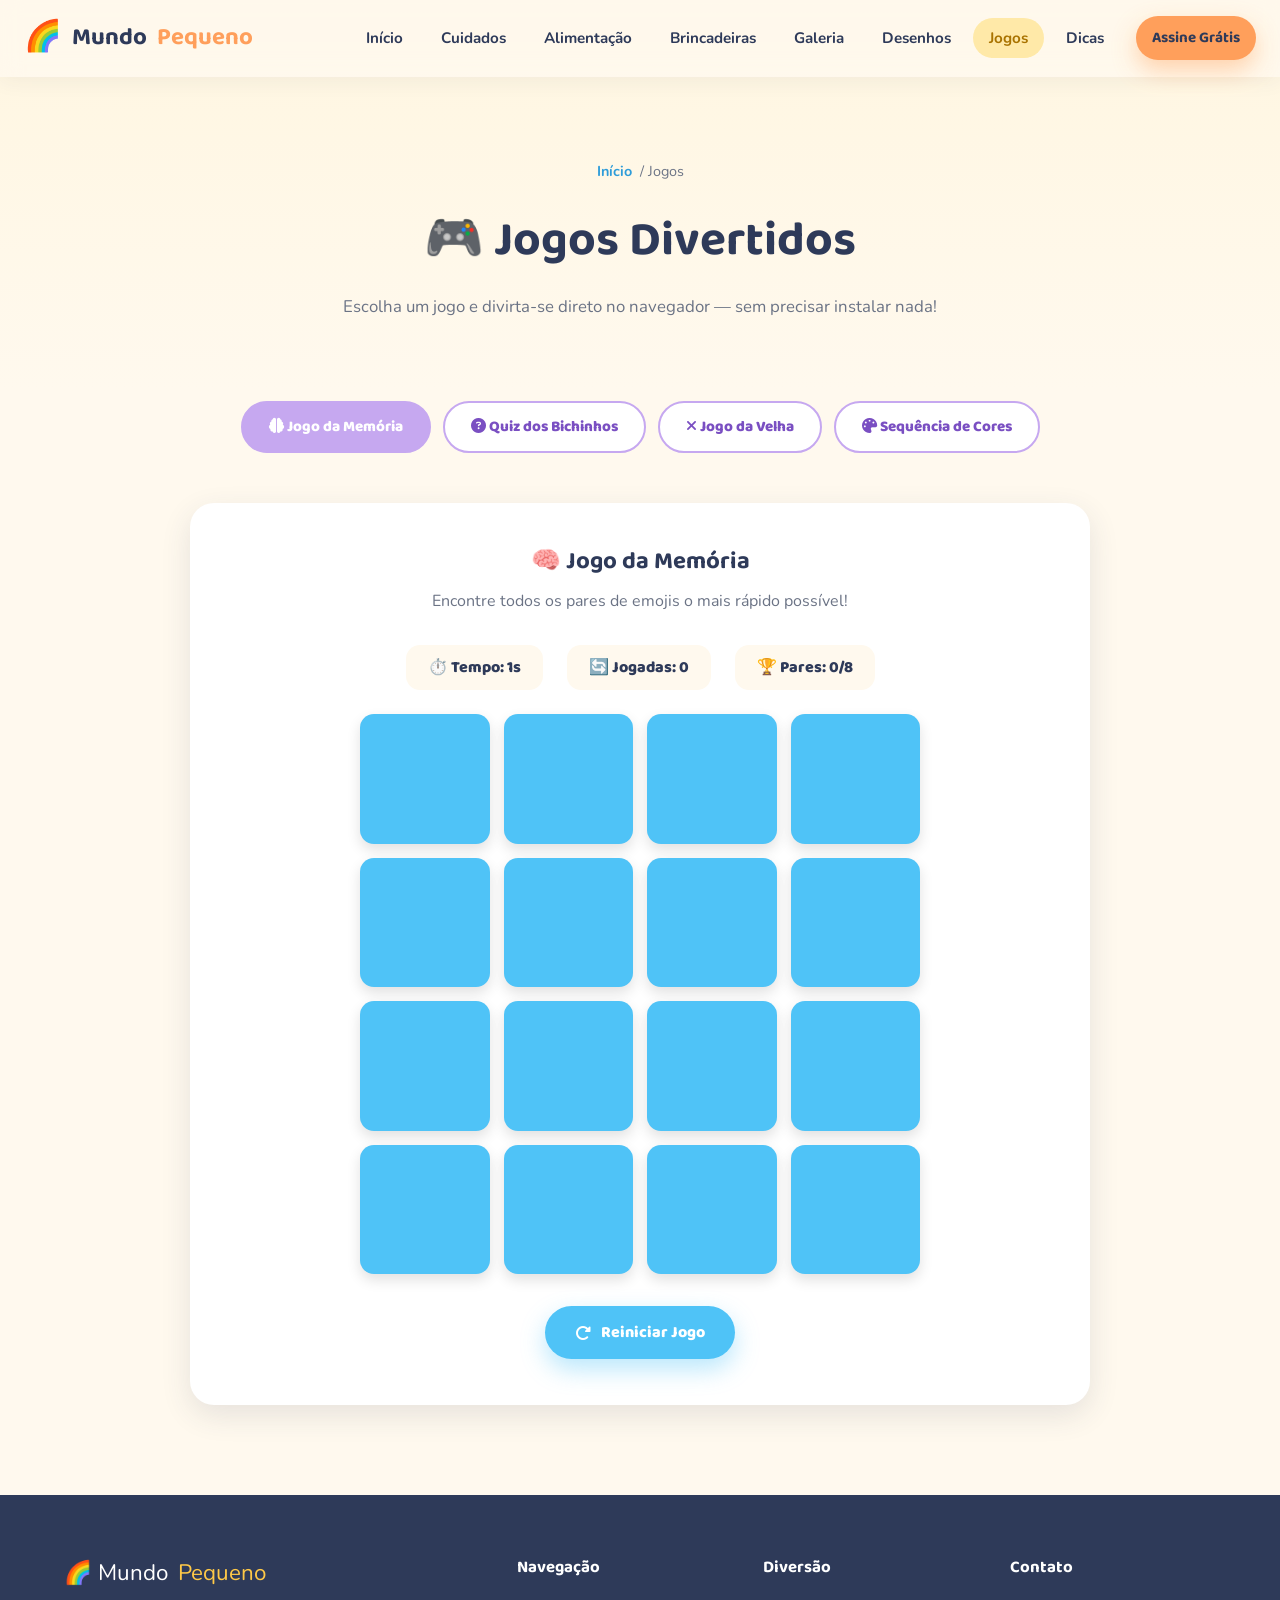
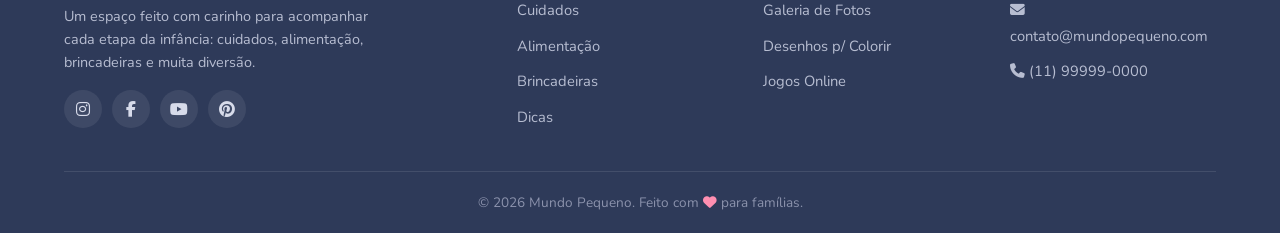
<file: jogos.html>
<!DOCTYPE html>
<html lang="pt-BR">
<head>
<meta charset="UTF-8">
<meta name="viewport" content="width=device-width, initial-scale=1.0">
<title>Jogos Divertidos 🎮 | Mundo Pequeno</title>
<meta name="description" content="Jogos online gratuitos para crianças: jogo da memória, quiz de animais, jogo da velha e caça-palavras. Divirta-se direto no navegador!">
<link rel="icon" href="https://cdn.jsdelivr.net/gh/twitter/twemoji@14.0.2/assets/72x72/1f308.png">
<link rel="preconnect" href="https://fonts.googleapis.com">
<link href="https://fonts.googleapis.com/css2?family=Baloo+2:wght@500;600;700;800&family=Nunito:wght@400;600;700;800&display=swap" rel="stylesheet">
<link rel="stylesheet" href="https://cdn.jsdelivr.net/npm/@fortawesome/fontawesome-free@6.4.0/css/all.min.css">
<link rel="stylesheet" href="css/style.css">
<style>
  .games-tabs{display:flex;justify-content:center;gap:12px;flex-wrap:wrap;margin-bottom:50px;}
  .games-tabs button{
    padding:12px 26px;border-radius:50px;border:2px solid var(--lilas);
    background:#fff;color:#7A4FC2;font-weight:800;cursor:pointer;font-family:'Baloo 2',cursive;
    transition:.2s;font-size:.95rem;
  }
  .games-tabs button.active,.games-tabs button:hover{background:var(--lilas);color:#fff;}
  .game-panel{display:none;}
  .game-panel.active{display:block;}
  .game-box{
    background:#fff;border-radius:var(--raio);box-shadow:var(--sombra);padding:40px;
    max-width:900px;margin:0 auto;
  }
  .game-box h2{text-align:center;margin-bottom:8px;}
  .game-box .sub{text-align:center;color:var(--cinza);margin-bottom:30px;}

  /* Memory game */
  .memory-header{display:flex;justify-content:center;gap:24px;margin-bottom:24px;flex-wrap:wrap;}
  .memory-header .stat{
    background:var(--creme);padding:10px 22px;border-radius:14px;font-weight:800;color:var(--escuro);
    font-family:'Baloo 2',cursive;
  }
  .memory-grid{
    display:grid;grid-template-columns:repeat(4,1fr);gap:14px;max-width:560px;margin:0 auto 26px;
  }
  .memory-card{
    aspect-ratio:1/1;border-radius:14px;background:var(--azul);
    display:flex;align-items:center;justify-content:center;font-size:2rem;
    cursor:pointer;user-select:none;box-shadow:0 6px 14px rgba(0,0,0,.12);
    transition:transform .25s ease;
  }
  .memory-card.flipped{background:#fff;border:3px solid var(--amarelo);transform:scale(1.03);}
  .memory-card.matched{background:var(--verde);color:#fff;opacity:.7;cursor:default;}
  .memory-card:not(.flipped):not(.matched){color:transparent;}
  .memory-actions{text-align:center;}

  /* Quiz */
  .quiz-progress{
    display:flex;justify-content:center;gap:6px;margin-bottom:24px;
  }
  .quiz-progress span{width:34px;height:6px;border-radius:4px;background:#EEE;}
  .quiz-progress span.done{background:var(--verde-escuro);}
  .quiz-question{text-align:center;font-size:1.3rem;font-weight:800;font-family:'Baloo 2',cursive;margin-bottom:26px;}
  .quiz-options{display:grid;grid-template-columns:1fr 1fr;gap:14px;max-width:600px;margin:0 auto;}
  .quiz-opt{
    padding:16px;border-radius:14px;border:2px solid #EEE;background:var(--creme);
    cursor:pointer;font-weight:700;text-align:center;transition:.2s;font-size:1rem;
  }
  .quiz-opt:hover{border-color:var(--azul);}
  .quiz-opt.correct{background:var(--verde);color:#fff;border-color:var(--verde-escuro);}
  .quiz-opt.wrong{background:#FFB4B4;color:#8A1F1F;border-color:#E06666;}
  .quiz-result{text-align:center;}
  .quiz-result .score{font-size:3rem;font-family:'Baloo 2',cursive;color:var(--laranja);}

  /* Jogo da velha */
  .ttt-board{
    display:grid;grid-template-columns:repeat(3,1fr);gap:10px;max-width:340px;margin:0 auto 26px;
  }
  .ttt-cell{
    aspect-ratio:1/1;background:var(--creme);border-radius:14px;
    display:flex;align-items:center;justify-content:center;font-size:2.4rem;font-weight:800;
    cursor:pointer;color:var(--azul-escuro);box-shadow:0 4px 10px rgba(0,0,0,.06);
  }
  .ttt-cell.o{color:var(--rosa);}
  .ttt-status{text-align:center;font-weight:800;margin-bottom:20px;font-family:'Baloo 2',cursive;font-size:1.1rem;}

  /* Caça-palavras / jogo cores */
  .simon-grid{display:grid;grid-template-columns:1fr 1fr;gap:14px;max-width:340px;margin:0 auto 24px;}
  .simon-btn{
    height:130px;border-radius:18px;border:none;cursor:pointer;opacity:.75;transition:.15s;
  }
  .simon-btn.active{opacity:1;transform:scale(0.96);box-shadow:0 0 30px rgba(255,255,255,.7) inset;}
  .simon-btn.red{background:#FF6B6B;}
  .simon-btn.blue{background:var(--azul);}
  .simon-btn.yellow{background:var(--amarelo);}
  .simon-btn.green{background:var(--verde-escuro);}

  .game-box .btn{margin:6px;}
  @media(max-width:640px){
    .quiz-options{grid-template-columns:1fr;}
    .memory-grid{grid-template-columns:repeat(4,1fr);}
    .game-box{padding:24px;}
  }
</style>
</head>
<body>

<header class="site-header">
  <nav class="nav">
    <a href="index.html" class="logo"><span class="emoji-logo">🌈</span> Mundo <span>Pequeno</span></a>
    <ul class="nav-links" id="navLinks">
      <li><a href="index.html">Início</a></li>
      <li><a href="index.html#cuidados">Cuidados</a></li>
      <li><a href="index.html#alimentacao">Alimentação</a></li>
      <li><a href="index.html#brincadeiras">Brincadeiras</a></li>
      <li><a href="galeria.html">Galeria</a></li>
      <li><a href="desenhos.html">Desenhos</a></li>
      <li><a href="jogos.html" class="active">Jogos</a></li>
      <li><a href="index.html#dicas">Dicas</a></li>
      <li class="nav-cta"><a href="index.html#newsletter" class="btn btn-primary btn-sm">Assine Grátis</a></li>
    </ul>
    <button class="nav-toggle" id="navToggle" aria-label="Abrir menu"><span></span><span></span><span></span></button>
  </nav>
</header>

<section class="page-hero">
  <div class="container">
    <div class="breadcrumb"><a href="index.html">Início</a> / Jogos</div>
    <h1>🎮 Jogos Divertidos</h1>
    <p>Escolha um jogo e divirta-se direto no navegador — sem precisar instalar nada!</p>
  </div>
</section>

<section style="padding-top:10px;">
  <div class="container">
    <div class="games-tabs">
      <button class="active" data-game="memory"><i class="fa-solid fa-brain"></i> Jogo da Memória</button>
      <button data-game="quiz"><i class="fa-solid fa-circle-question"></i> Quiz dos Bichinhos</button>
      <button data-game="ttt"><i class="fa-solid fa-xmark"></i> Jogo da Velha</button>
      <button data-game="simon"><i class="fa-solid fa-palette"></i> Sequência de Cores</button>
    </div>

    <!-- JOGO DA MEMÓRIA -->
    <div class="game-panel active" id="panel-memory">
      <div class="game-box">
        <h2>🧠 Jogo da Memória</h2>
        <p class="sub">Encontre todos os pares de emojis o mais rápido possível!</p>
        <div class="memory-header">
          <div class="stat">⏱️ Tempo: <span id="memoryTime">0</span>s</div>
          <div class="stat">🔄 Jogadas: <span id="memoryMoves">0</span></div>
          <div class="stat">🏆 Pares: <span id="memoryPairs">0</span>/8</div>
        </div>
        <div class="memory-grid" id="memoryGrid"></div>
        <div class="memory-actions"><button class="btn btn-secondary" id="memoryRestart"><i class="fa-solid fa-rotate-right"></i> Reiniciar Jogo</button></div>
      </div>
    </div>

    <!-- QUIZ -->
    <div class="game-panel" id="panel-quiz">
      <div class="game-box">
        <h2>🐾 Quiz dos Bichinhos</h2>
        <p class="sub">Teste seus conhecimentos sobre os animais!</p>
        <div class="quiz-progress" id="quizProgress"></div>
        <div id="quizArea">
          <div class="quiz-question" id="quizQuestion"></div>
          <div class="quiz-options" id="quizOptions"></div>
        </div>
        <div class="quiz-result" id="quizResult" style="display:none;">
          <p>Você acertou:</p>
          <div class="score" id="quizScore">0/5</div>
          <button class="btn btn-secondary" id="quizRestart"><i class="fa-solid fa-rotate-right"></i> Jogar de novo</button>
        </div>
      </div>
    </div>

    <!-- JOGO DA VELHA -->
    <div class="game-panel" id="panel-ttt">
      <div class="game-box">
        <h2>❌⭕ Jogo da Velha</h2>
        <p class="sub">Jogue com um amigo no mesmo dispositivo!</p>
        <div class="ttt-status" id="tttStatus">Vez do jogador ❌</div>
        <div class="ttt-board" id="tttBoard"></div>
        <div style="text-align:center;"><button class="btn btn-secondary" id="tttRestart"><i class="fa-solid fa-rotate-right"></i> Reiniciar</button></div>
      </div>
    </div>

    <!-- SIMON / SEQUÊNCIA DE CORES -->
    <div class="game-panel" id="panel-simon">
      <div class="game-box">
        <h2>🎨 Sequência de Cores</h2>
        <p class="sub">Observe e repita a sequência de cores. Até onde você consegue chegar?</p>
        <div class="memory-header"><div class="stat">🏆 Nível: <span id="simonLevel">0</span></div></div>
        <div class="simon-grid">
          <button class="simon-btn red" data-color="red"></button>
          <button class="simon-btn blue" data-color="blue"></button>
          <button class="simon-btn yellow" data-color="yellow"></button>
          <button class="simon-btn green" data-color="green"></button>
        </div>
        <div style="text-align:center;"><button class="btn btn-secondary" id="simonStart"><i class="fa-solid fa-play"></i> Começar Jogo</button></div>
      </div>
    </div>

  </div>
</section>

<footer class="site-footer">
  <div class="container">
    <div class="footer-grid">
      <div class="footer-brand">
        <div class="footer-logo">🌈 Mundo <span>Pequeno</span></div>
        <p>Um espaço feito com carinho para acompanhar cada etapa da infância: cuidados, alimentação, brincadeiras e muita diversão.</p>
        <div class="social-icons">
          <a href="#"><i class="fa-brands fa-instagram"></i></a>
          <a href="#"><i class="fa-brands fa-facebook-f"></i></a>
          <a href="#"><i class="fa-brands fa-youtube"></i></a>
          <a href="#"><i class="fa-brands fa-pinterest"></i></a>
        </div>
      </div>
      <div>
        <h4>Navegação</h4>
        <ul>
          <li><a href="index.html#cuidados">Cuidados</a></li>
          <li><a href="index.html#alimentacao">Alimentação</a></li>
          <li><a href="index.html#brincadeiras">Brincadeiras</a></li>
          <li><a href="index.html#dicas">Dicas</a></li>
        </ul>
      </div>
      <div>
        <h4>Diversão</h4>
        <ul>
          <li><a href="galeria.html">Galeria de Fotos</a></li>
          <li><a href="desenhos.html">Desenhos p/ Colorir</a></li>
          <li><a href="jogos.html">Jogos Online</a></li>
        </ul>
      </div>
      <div>
        <h4>Contato</h4>
        <ul>
          <li><a href="#"><i class="fa-solid fa-envelope"></i> contato@mundopequeno.com</a></li>
          <li><a href="#"><i class="fa-solid fa-phone"></i> (11) 99999-0000</a></li>
        </ul>
      </div>
    </div>
    <div class="footer-bottom"><p>© 2026 Mundo Pequeno. Feito com <i class="fa-solid fa-heart" style="color:#FF8FB1;"></i> para famílias.</p></div>
  </div>
</footer>

<button class="back-to-top" id="backToTop"><i class="fa-solid fa-arrow-up"></i></button>
<script src="js/main.js"></script>
<script src="js/games.js"></script>
</body>
</html>
</file>
<file: css/style.css>
/* =========================================================
   MUNDO PEQUENO - Estilos gerais
   Site infantil: cuidados, alimentação, brincadeiras, galeria,
   desenhos e jogos para bebês, crianças e adolescentes.
   ========================================================= */

:root{
  --amarelo: #FFC947;
  --amarelo-claro: #FFE9A8;
  --azul: #4FC3F7;
  --azul-escuro: #2E9CD9;
  --rosa: #FF8FB1;
  --rosa-claro: #FFD3E2;
  --verde: #7BE3A0;
  --verde-escuro: #45C285;
  --lilas: #C6A8F0;
  --laranja: #FF9F5B;
  --creme: #FFF9EE;
  --branco: #FFFFFF;
  --escuro: #2E3A59;
  --cinza: #6B7385;
  --sombra: 0 10px 30px rgba(46, 58, 89, 0.12);
  --sombra-forte: 0 16px 40px rgba(46, 58, 89, 0.22);
  --raio: 24px;
  --raio-peq: 14px;
}

*{margin:0;padding:0;box-sizing:border-box;}

html{scroll-behavior:smooth;}

body{
  font-family:'Nunito', sans-serif;
  color:var(--escuro);
  background:var(--creme);
  overflow-x:hidden;
  line-height:1.6;
}

h1,h2,h3,h4,.logo{
  font-family:'Baloo 2', cursive;
  font-weight:700;
}

img{max-width:100%;display:block;}

a{text-decoration:none;color:inherit;}

ul{list-style:none;}

.container{
  width:100%;
  max-width:1200px;
  margin:0 auto;
  padding:0 24px;
}

section{position:relative;padding:90px 0;}

.section-tag{
  display:inline-flex;
  align-items:center;
  gap:8px;
  background:var(--rosa-claro);
  color:#D6396B;
  font-weight:700;
  padding:8px 20px;
  border-radius:50px;
  font-size:.85rem;
  letter-spacing:.5px;
  margin-bottom:16px;
}
.section-tag.blue{background:#D5EFFC;color:var(--azul-escuro);}
.section-tag.green{background:#DBF7E6;color:var(--verde-escuro);}
.section-tag.yellow{background:var(--amarelo-claro);color:#A97300;}
.section-tag.purple{background:#EDE1FB;color:#7A4FC2;}

.section-head{
  text-align:center;
  max-width:680px;
  margin:0 auto 56px;
}
.section-head h2{
  font-size:clamp(1.8rem,3.5vw,2.6rem);
  color:var(--escuro);
  margin-bottom:14px;
}
.section-head p{color:var(--cinza);font-size:1.05rem;}

.btn{
  display:inline-flex;
  align-items:center;
  gap:10px;
  padding:14px 30px;
  border-radius:50px;
  font-weight:800;
  font-family:'Baloo 2',cursive;
  font-size:1rem;
  cursor:pointer;
  border:none;
  transition:transform .25s ease, box-shadow .25s ease;
  white-space:nowrap;
}
.btn:hover{transform:translateY(-4px) scale(1.02);}
.btn-primary{background:var(--laranja);color:#fff;box-shadow:0 10px 24px rgba(255,159,91,.45);}
.btn-primary:hover{box-shadow:0 14px 28px rgba(255,159,91,.55);}
.btn-outline{background:#fff;color:var(--escuro);border:2px solid var(--azul);}
.btn-outline:hover{background:var(--azul);color:#fff;}
.btn-secondary{background:var(--azul);color:#fff;box-shadow:0 10px 24px rgba(79,195,247,.4);}
.btn-white{background:#fff;color:var(--laranja);}
.btn-sm{padding:9px 18px;font-size:.85rem;border-radius:40px;}

/* ===================== HEADER ===================== */
.site-header{
  position:fixed;
  top:0;left:0;right:0;
  z-index:1000;
  background:rgba(255,249,238,.9);
  backdrop-filter:blur(10px);
  box-shadow:0 4px 20px rgba(46,58,89,.06);
  transition:all .3s ease;
}
.nav{
  display:flex;
  align-items:center;
  justify-content:space-between;
  padding:14px 24px;
  max-width:1280px;
  margin:0 auto;
}
.logo{
  display:flex;
  align-items:center;
  gap:10px;
  font-size:1.5rem;
  color:var(--escuro);
}
.logo span{color:var(--laranja);}
.logo .emoji-logo{
  font-size:1.9rem;
  display:inline-block;
  animation:balanco 2.6s ease-in-out infinite;
}
@keyframes balanco{
  0%,100%{transform:rotate(-8deg);}
  50%{transform:rotate(8deg);}
}
.nav-links{
  display:flex;
  align-items:center;
  gap:6px;
}
.nav-links a{
  padding:10px 16px;
  border-radius:50px;
  font-weight:700;
  font-size:.95rem;
  color:var(--escuro);
  transition:.2s;
}
.nav-links a:hover, .nav-links a.active{background:var(--amarelo-claro);color:#A97300;}
.nav-cta{margin-left:10px;}
.nav-toggle{
  display:none;
  flex-direction:column;
  gap:5px;
  background:none;
  border:none;
  cursor:pointer;
  padding:8px;
}
.nav-toggle span{width:26px;height:3px;background:var(--escuro);border-radius:3px;transition:.3s;}

/* ===================== HERO ===================== */
.hero{
  padding:170px 0 100px;
  position:relative;
  overflow:hidden;
  background:linear-gradient(180deg,#FFF6E0 0%, var(--creme) 60%);
}
.hero-blob{
  position:absolute;
  border-radius:50%;
  filter:blur(2px);
  opacity:.55;
  z-index:0;
}
.blob1{width:280px;height:280px;background:var(--rosa-claro);top:-60px;left:-80px;}
.blob2{width:200px;height:200px;background:var(--azul);opacity:.25;top:120px;right:-60px;}
.blob3{width:160px;height:160px;background:var(--amarelo);opacity:.4;bottom:-40px;left:20%;}
.hero .container{
  display:grid;
  grid-template-columns:1.05fr 1fr;
  gap:50px;
  align-items:center;
  position:relative;
  z-index:1;
}
.hero-text h1{
  font-size:clamp(2.2rem,5vw,3.4rem);
  line-height:1.15;
  margin-bottom:20px;
  color:var(--escuro);
}
.hero-text h1 .highlight{
  color:var(--laranja);
  position:relative;
  display:inline-block;
}
.hero-text h1 .highlight::after{
  content:'';
  position:absolute;
  left:0;bottom:2px;
  width:100%;height:12px;
  background:var(--amarelo);
  opacity:.5;
  z-index:-1;
  border-radius:6px;
}
.hero-text p{font-size:1.15rem;color:var(--cinza);margin-bottom:30px;max-width:520px;}
.hero-actions{display:flex;gap:16px;flex-wrap:wrap;margin-bottom:32px;}
.hero-stats{display:flex;gap:28px;flex-wrap:wrap;}
.hero-stats div{text-align:left;}
.hero-stats strong{display:block;font-size:1.6rem;font-family:'Baloo 2',cursive;color:var(--azul-escuro);}
.hero-stats span{font-size:.85rem;color:var(--cinza);}

.hero-visual{position:relative;}
.hero-collage{
  position:relative;
  display:grid;
  grid-template-columns:1.2fr 1fr;
  gap:16px;
}
.hero-collage img{
  border-radius:var(--raio);
  box-shadow:var(--sombra-forte);
  object-fit:cover;
  width:100%;
}
.hero-collage .img-a{height:340px;grid-row:span 2;}
.hero-collage .img-b{height:160px;}
.hero-collage .img-c{height:160px;}
.hero-sticker{
  position:absolute;
  background:#fff;
  border-radius:20px;
  padding:12px 16px;
  box-shadow:var(--sombra);
  display:flex;
  align-items:center;
  gap:10px;
  font-weight:800;
  font-family:'Baloo 2',cursive;
  animation:float 4s ease-in-out infinite;
}
.sticker1{top:-20px;right:20px;color:var(--verde-escuro);}
.sticker2{bottom:20px;left:-30px;color:var(--rosa);animation-delay:1s;}
@keyframes float{
  0%,100%{transform:translateY(0);}
  50%{transform:translateY(-14px);}
}

/* ===================== FEATURES / SOBRE ===================== */
.features-grid{
  display:grid;
  grid-template-columns:repeat(4,1fr);
  gap:24px;
}
.feature-card{
  background:#fff;
  border-radius:var(--raio);
  padding:34px 26px;
  text-align:center;
  box-shadow:var(--sombra);
  transition:transform .3s ease, box-shadow .3s ease;
  border:3px solid transparent;
}
.feature-card:hover{transform:translateY(-10px);border-color:var(--amarelo);}
.feature-icon{
  width:70px;height:70px;
  border-radius:50%;
  display:flex;align-items:center;justify-content:center;
  font-size:1.8rem;
  margin:0 auto 18px;
  color:#fff;
}
.feature-card:nth-child(1) .feature-icon{background:var(--rosa);}
.feature-card:nth-child(2) .feature-icon{background:var(--verde-escuro);}
.feature-card:nth-child(3) .feature-icon{background:var(--azul-escuro);}
.feature-card:nth-child(4) .feature-icon{background:var(--laranja);}
.feature-card h3{font-size:1.15rem;margin-bottom:10px;}
.feature-card p{color:var(--cinza);font-size:.92rem;margin-bottom:16px;}
.feature-link{font-weight:800;color:var(--azul-escuro);font-size:.9rem;}

/* ===================== CUIDADOS ===================== */
.cuidados-section{background:#fff;}
.cuidados-grid{
  display:grid;
  grid-template-columns:repeat(3,1fr);
  gap:26px;
}
.cuidado-card{
  border-radius:var(--raio);
  overflow:hidden;
  box-shadow:var(--sombra);
  background:var(--creme);
  transition:transform .3s ease;
}
.cuidado-card:hover{transform:translateY(-8px);}
.cuidado-card img{height:200px;object-fit:cover;}
.cuidado-body{padding:22px;}
.cuidado-body h3{
  display:flex;align-items:center;gap:10px;
  font-size:1.15rem;margin-bottom:10px;color:var(--escuro);
}
.cuidado-body h3 i{color:var(--laranja);}
.cuidado-body ul{display:flex;flex-direction:column;gap:8px;}
.cuidado-body li{
  font-size:.92rem;color:var(--cinza);
  display:flex;gap:8px;align-items:flex-start;
}
.cuidado-body li i{color:var(--verde-escuro);margin-top:3px;}

/* ===================== ALIMENTAÇÃO ===================== */
.alimentacao-section{
  background:linear-gradient(180deg,#F2FBF6 0%, #fff 100%);
}
.alimentacao-wrap{
  display:grid;
  grid-template-columns:1fr 1fr;
  gap:50px;
  align-items:center;
}
.alimentacao-imgs{
  display:grid;
  grid-template-columns:1fr 1fr;
  gap:16px;
}
.alimentacao-imgs img{border-radius:20px;box-shadow:var(--sombra);height:180px;object-fit:cover;}
.alimentacao-imgs img:first-child{grid-column:1/-1;height:220px;}
.plate-tips{display:flex;flex-direction:column;gap:18px;}
.plate-tip{
  display:flex;gap:16px;
  background:#fff;
  border-radius:16px;
  padding:16px 20px;
  box-shadow:var(--sombra);
  align-items:flex-start;
}
.plate-tip .num{
  min-width:40px;height:40px;border-radius:50%;
  background:var(--verde-escuro);color:#fff;
  display:flex;align-items:center;justify-content:center;
  font-family:'Baloo 2',cursive;font-weight:700;
}
.plate-tip h4{margin-bottom:4px;font-size:1.05rem;}
.plate-tip p{color:var(--cinza);font-size:.9rem;}

.food-avoid{
  margin-top:60px;
  background:#fff;
  border-radius:var(--raio);
  box-shadow:var(--sombra);
  padding:34px;
}
.food-avoid h3{text-align:center;margin-bottom:26px;font-size:1.4rem;}
.avoid-grid{
  display:grid;
  grid-template-columns:repeat(4,1fr);
  gap:20px;
  text-align:center;
}
.avoid-grid .item i{
  font-size:1.6rem;color:var(--rosa);margin-bottom:10px;
}
.avoid-grid .item p{font-size:.88rem;color:var(--cinza);font-weight:700;}

/* ===================== BRINCADEIRAS PREVIEW ===================== */
.brincadeiras-section{background:#fff;}
.age-filters{
  display:flex;justify-content:center;gap:12px;flex-wrap:wrap;margin-bottom:40px;
}
.age-filters button{
  padding:10px 22px;border-radius:50px;border:2px solid var(--azul);
  background:#fff;color:var(--azul-escuro);font-weight:700;cursor:pointer;
  font-family:'Nunito',sans-serif;transition:.2s;
}
.age-filters button.active,.age-filters button:hover{background:var(--azul);color:#fff;}

.play-grid{
  display:grid;
  grid-template-columns:repeat(4,1fr);
  gap:22px;
}
.play-card{
  position:relative;
  border-radius:20px;
  overflow:hidden;
  box-shadow:var(--sombra);
  height:260px;
  cursor:default;
}
.play-card img{width:100%;height:100%;object-fit:cover;transition:transform .4s ease;}
.play-card:hover img{transform:scale(1.08);}
.play-card-overlay{
  position:absolute;inset:0;
  background:linear-gradient(180deg,rgba(0,0,0,0) 40%, rgba(30,20,50,.82) 100%);
  display:flex;flex-direction:column;justify-content:flex-end;
  padding:18px;color:#fff;
}
.play-card-overlay .tag{
  align-self:flex-start;
  background:var(--amarelo);color:#5A3E00;
  font-size:.72rem;font-weight:800;padding:4px 12px;border-radius:20px;margin-bottom:8px;
}
.play-card-overlay h4{font-size:1.05rem;margin-bottom:4px;}
.play-card-overlay p{font-size:.8rem;opacity:.9;}

/* ===================== GALERIA PREVIEW / GRID ===================== */
.gallery-section{background:var(--creme);}
.gallery-filters{
  display:flex;justify-content:center;gap:10px;flex-wrap:wrap;margin-bottom:34px;
}
.gallery-filters button{
  padding:9px 20px;border-radius:50px;border:none;background:#fff;
  color:var(--escuro);font-weight:700;cursor:pointer;box-shadow:var(--sombra);
  font-family:'Nunito',sans-serif; transition:.2s;
}
.gallery-filters button.active{background:var(--rosa);color:#fff;}

.gallery-grid{
  display:grid;
  grid-template-columns:repeat(4,1fr);
  grid-auto-rows:200px;
  gap:16px;
}
.gallery-item{border-radius:18px;overflow:hidden;cursor:pointer;position:relative;box-shadow:var(--sombra);}
.gallery-item img{width:100%;height:100%;object-fit:cover;transition:transform .5s ease;}
.gallery-item:hover img{transform:scale(1.1);}
.gallery-item::after{
  content:'\f00e';
  font-family:'Font Awesome 6 Free';font-weight:900;
  position:absolute;inset:0;
  display:flex;align-items:center;justify-content:center;
  background:rgba(46,58,89,0);
  color:#fff;font-size:1.4rem;opacity:0;
  transition:.3s;
}
.gallery-item:hover::after{background:rgba(46,58,89,.35);opacity:1;}
.gallery-item.big{grid-column:span 2;grid-row:span 2;}

/* Lightbox */
.lightbox{
  position:fixed;inset:0;background:rgba(20,15,30,.9);
  display:none;align-items:center;justify-content:center;z-index:2000;
  padding:30px;
}
.lightbox.open{display:flex;}
.lightbox img{max-width:90vw;max-height:85vh;border-radius:16px;box-shadow:0 20px 60px rgba(0,0,0,.5);}
.lightbox-close{
  position:absolute;top:26px;right:34px;color:#fff;font-size:2rem;cursor:pointer;
  background:none;border:none;
}
.lightbox-nav{
  position:absolute;top:50%;transform:translateY(-50%);
  background:rgba(255,255,255,.15);border:none;color:#fff;
  font-size:1.6rem;padding:16px 18px;border-radius:50%;cursor:pointer;
}
.lightbox-prev{left:24px;}
.lightbox-next{right:24px;}

/* ===================== DESENHOS / JOGOS PREVIEW CTA ===================== */
.cta-duo{
  display:grid;grid-template-columns:1fr 1fr;gap:30px;
}
.cta-card{
  border-radius:var(--raio);
  padding:44px;
  color:#fff;
  position:relative;
  overflow:hidden;
  min-height:280px;
  display:flex;flex-direction:column;justify-content:center;
}
.cta-card.desenhos{background:linear-gradient(135deg,var(--lilas),#8E6FD1);}
.cta-card.jogos{background:linear-gradient(135deg,var(--azul),var(--azul-escuro));}
.cta-card h3{font-size:1.6rem;margin-bottom:10px;}
.cta-card p{margin-bottom:22px;opacity:.95;max-width:320px;}
.cta-card .deco{
  position:absolute;font-size:6rem;opacity:.18;bottom:-20px;right:-10px;
}

/* ===================== DICAS (accordion) ===================== */
.dicas-section{background:#fff;}
.accordion{max-width:800px;margin:0 auto;display:flex;flex-direction:column;gap:14px;}
.accordion-item{
  border:2px solid #F0EAE0;border-radius:16px;overflow:hidden;background:var(--creme);
}
.accordion-head{
  display:flex;align-items:center;justify-content:space-between;
  padding:18px 22px;cursor:pointer;font-weight:800;font-family:'Baloo 2',cursive;
  font-size:1.05rem;
}
.accordion-head i{transition:transform .3s ease;color:var(--laranja);}
.accordion-item.open .accordion-head i{transform:rotate(180deg);}
.accordion-body{
  max-height:0;overflow:hidden;transition:max-height .35s ease;
  padding:0 22px;
}
.accordion-item.open .accordion-body{padding-bottom:20px;}
.accordion-body p{color:var(--cinza);font-size:.95rem;}
.accordion-head .num-icon{
  width:38px;height:38px;border-radius:50%;background:var(--amarelo-claro);
  color:#A97300;display:flex;align-items:center;justify-content:center;margin-right:14px;font-size:.95rem;
}
.accordion-head-left{display:flex;align-items:center;}

/* ===================== NEWSLETTER ===================== */
.newsletter-section{
  background:linear-gradient(135deg,var(--rosa) 0%, var(--laranja) 100%);
  color:#fff;
  text-align:center;
  border-radius:0;
  position:relative;
  overflow:hidden;
}
.newsletter-section h2{color:#fff;margin-bottom:12px;}
.newsletter-section p{opacity:.95;margin-bottom:30px;}
.newsletter-form{
  display:flex;gap:12px;max-width:560px;margin:0 auto;flex-wrap:wrap;justify-content:center;
}
.newsletter-form input, .newsletter-form select{
  flex:1;min-width:180px;padding:14px 20px;border-radius:50px;border:none;font-family:'Nunito',sans-serif;font-size:.95rem;
}
.newsletter-msg{margin-top:16px;font-weight:700;}

/* ===================== FOOTER ===================== */
.site-footer{background:var(--escuro);color:#D7DBEA;padding:60px 0 20px;}
.footer-grid{
  display:grid;grid-template-columns:2fr 1fr 1fr 1fr;gap:40px;margin-bottom:40px;
}
.footer-grid h4{color:#fff;margin-bottom:16px;font-size:1.05rem;}
.footer-grid ul{display:flex;flex-direction:column;gap:10px;}
.footer-grid ul a{color:#B7BDD1;font-size:.92rem;transition:.2s;}
.footer-grid ul a:hover{color:var(--amarelo);}
.footer-logo{display:flex;align-items:center;gap:10px;font-size:1.4rem;color:#fff;margin-bottom:14px;}
.footer-logo span{color:var(--amarelo);}
.footer-brand p{color:#B7BDD1;font-size:.9rem;max-width:320px;margin-bottom:16px;}
.social-icons{display:flex;gap:10px;}
.social-icons a{
  width:38px;height:38px;border-radius:50%;background:rgba(255,255,255,.08);
  display:flex;align-items:center;justify-content:center;transition:.2s;
}
.social-icons a:hover{background:var(--amarelo);color:#2E3A59;}
.footer-bottom{
  border-top:1px solid rgba(255,255,255,.1);padding-top:20px;
  text-align:center;font-size:.85rem;color:#8B92AC;
}

/* ===================== PAGE HEADER (subpáginas) ===================== */
.page-hero{
  padding:160px 0 70px;
  text-align:center;
  background:linear-gradient(180deg,#FFF6E0 0%, var(--creme) 100%);
  position:relative;
  overflow:hidden;
}
.page-hero h1{font-size:clamp(2rem,4vw,3rem);margin-bottom:14px;}
.page-hero p{color:var(--cinza);max-width:600px;margin:0 auto;font-size:1.05rem;}
.breadcrumb{display:flex;justify-content:center;gap:8px;margin-bottom:20px;color:var(--cinza);font-size:.9rem;}
.breadcrumb a{color:var(--azul-escuro);font-weight:700;}

/* ===================== SCROLL ANIMATIONS ===================== */
.reveal{opacity:0;transform:translateY(40px);transition:opacity .7s ease, transform .7s ease;}
.reveal.visible{opacity:1;transform:translateY(0);}

/* ===================== BACK TO TOP ===================== */
.back-to-top{
  position:fixed;bottom:26px;right:26px;
  width:52px;height:52px;border-radius:50%;
  background:var(--laranja);color:#fff;
  display:flex;align-items:center;justify-content:center;
  font-size:1.2rem;box-shadow:var(--sombra-forte);
  cursor:pointer;z-index:900;opacity:0;pointer-events:none;
  transition:opacity .3s ease, transform .3s ease;
  border:none;
}
.back-to-top.show{opacity:1;pointer-events:auto;}
.back-to-top:hover{transform:translateY(-4px);}

/* ===================== RESPONSIVE ===================== */
@media (max-width:1024px){
  .features-grid{grid-template-columns:repeat(2,1fr);}
  .cuidados-grid{grid-template-columns:repeat(2,1fr);}
  .play-grid{grid-template-columns:repeat(2,1fr);}
  .gallery-grid{grid-template-columns:repeat(3,1fr);}
  .alimentacao-wrap{grid-template-columns:1fr;}
  .footer-grid{grid-template-columns:1fr 1fr;}
  .avoid-grid{grid-template-columns:repeat(2,1fr);}
}

@media (max-width:860px){
  .nav-links{
    position:absolute;top:100%;left:0;right:0;
    background:#fff;flex-direction:column;align-items:stretch;
    padding:16px;box-shadow:var(--sombra);
    display:none;gap:4px;
  }
  .nav-links.open{display:flex;}
  .nav-links a{padding:14px 18px;}
  .nav-toggle{display:flex;}
  .nav-cta{margin:10px 0 0;}
  .hero .container{grid-template-columns:1fr;}
  .hero-text{text-align:center;}
  .hero-text p{margin:0 auto 30px;}
  .hero-actions,.hero-stats{justify-content:center;}
  .hero-collage{margin-top:20px;}
  .cta-duo{grid-template-columns:1fr;}
}

@media (max-width:640px){
  section{padding:60px 0;}
  .features-grid{grid-template-columns:1fr;}
  .cuidados-grid{grid-template-columns:1fr;}
  .play-grid{grid-template-columns:1fr 1fr;}
  .gallery-grid{grid-template-columns:1fr 1fr;grid-auto-rows:150px;}
  .gallery-item.big{grid-column:span 2;grid-row:span 1;}
  .avoid-grid{grid-template-columns:1fr 1fr;}
  .footer-grid{grid-template-columns:1fr;}
  .newsletter-form{flex-direction:column;}
  .hero-collage{grid-template-columns:1fr 1fr;}
  .hero-collage .img-a{grid-row:span 1;height:200px;}
  .hero-collage .img-b,.hero-collage .img-c{height:150px;}
}
</file>
